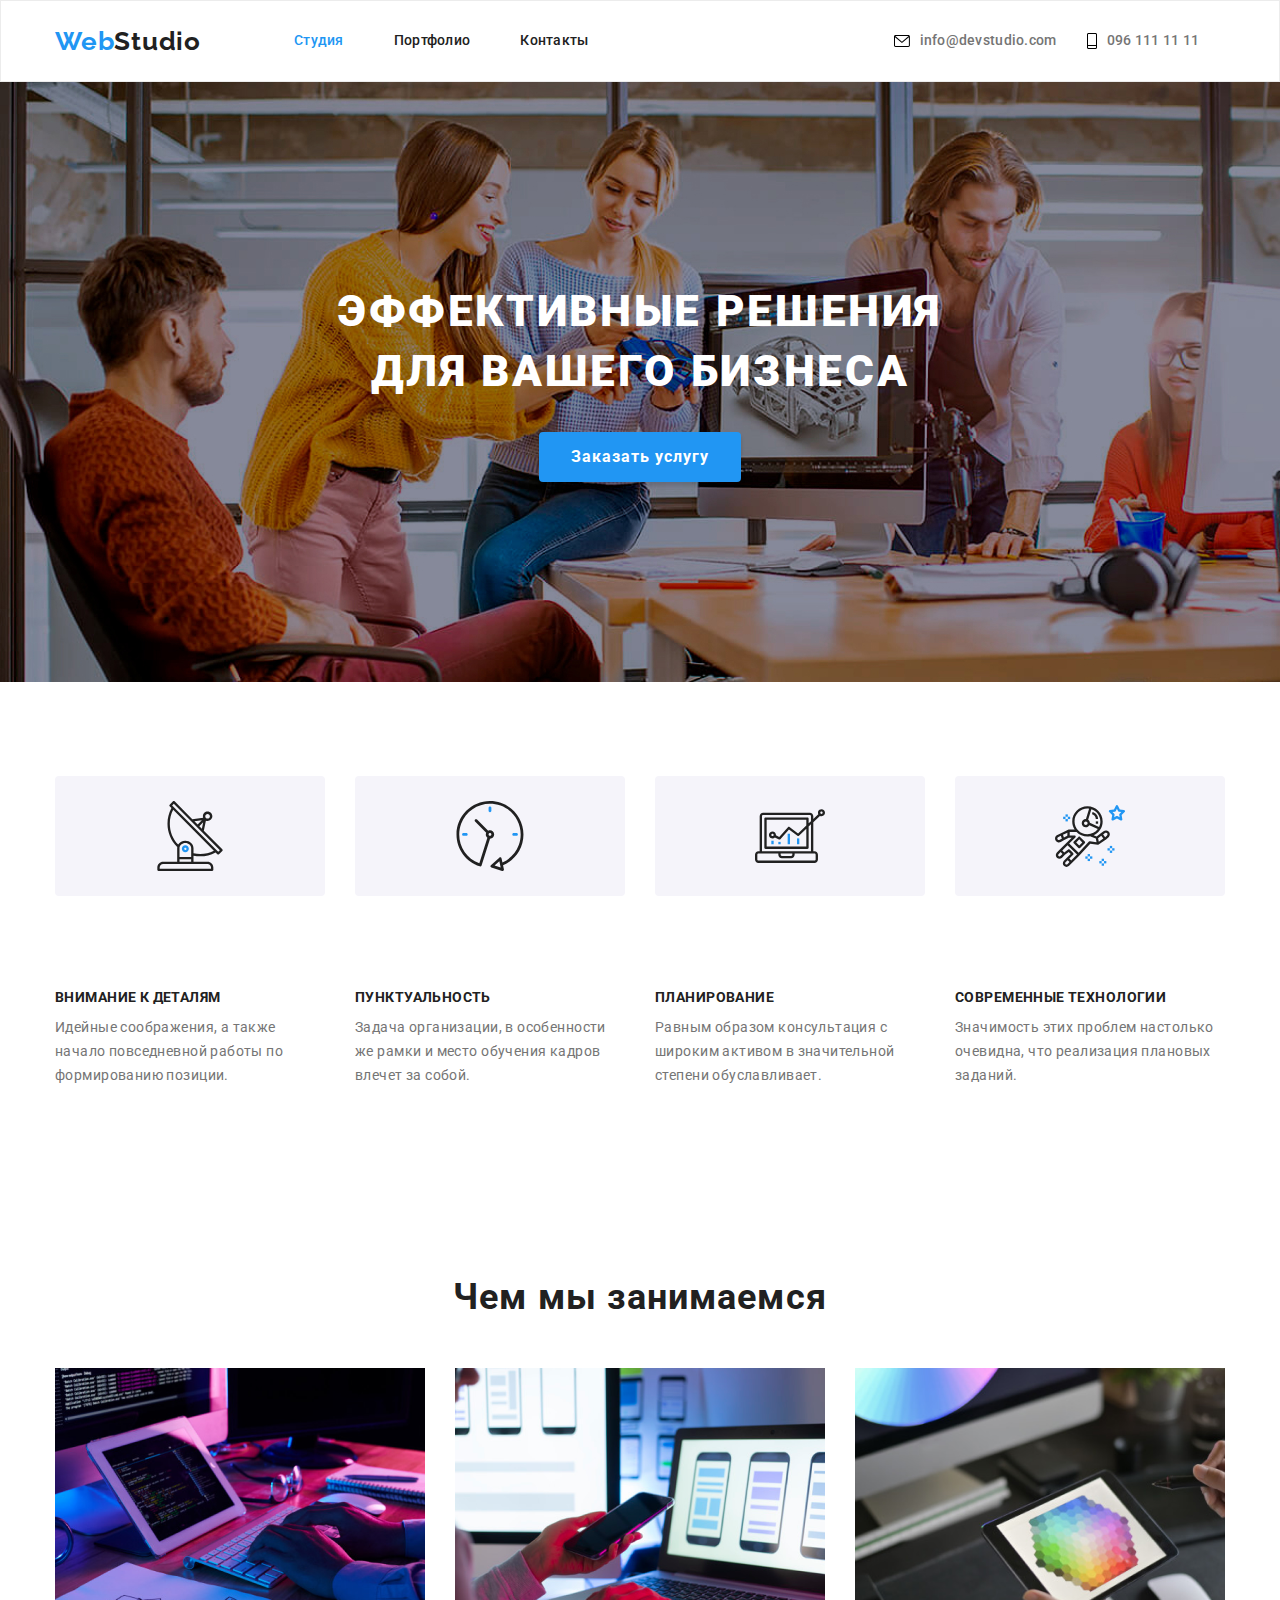
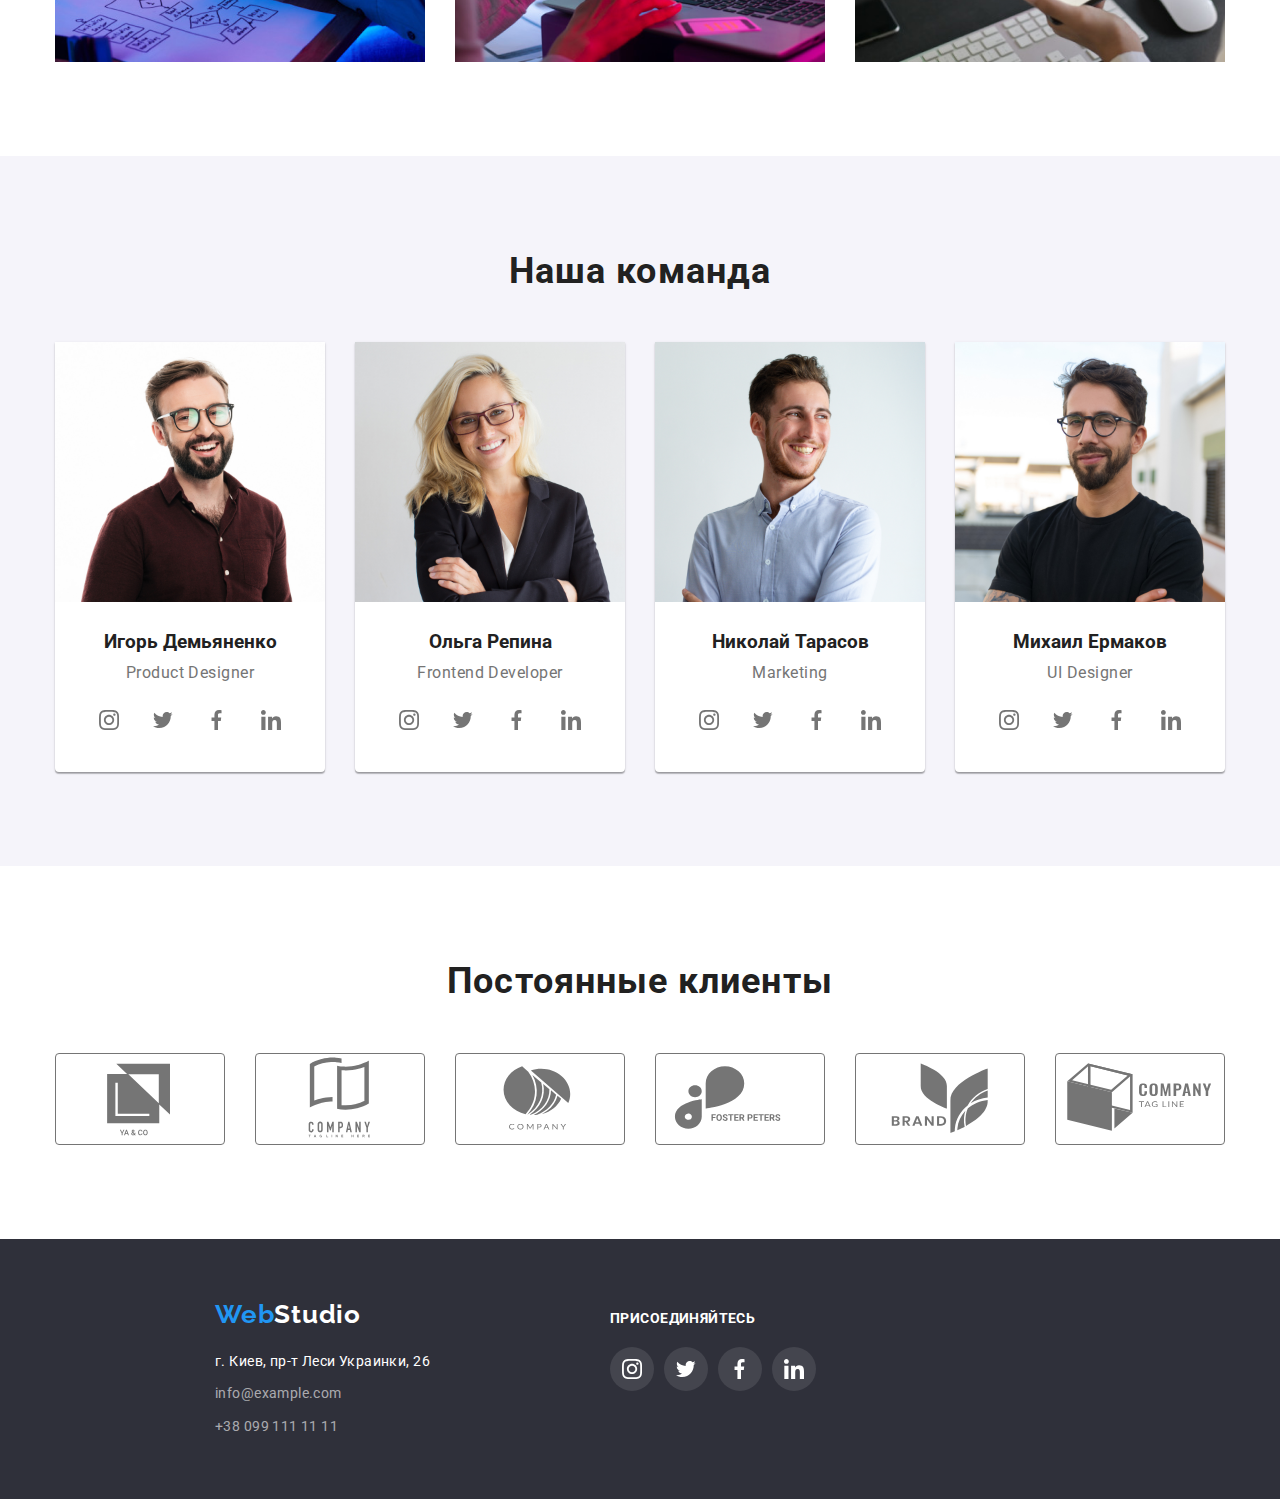
<file: index.html>
<!DOCTYPE html>
<html lang="ru">

<head>
    <meta charset="UTF-8">
    <meta http-equiv="X-UA-Compatible" content="IE=edge">
    <meta name="viewport" content="width=device-width, initial-scale=1.0">
    <title>Веб-студия</title>
   
<link rel="preconnect" href="https://fonts.googleapis.com">
<link rel="preconnect" href="https://fonts.gstatic.com" crossorigin>
<link href="https://fonts.googleapis.com/css2?family=Raleway:wght@700&family=Roboto:wght@400;500;700;900&display=swap" rel="stylesheet">
<link rel="stylesheet" href="https://cdnjs.cloudflare.com/ajax/libs/modern-normalize/1.1.0/modern-normalize.min.css">
<link rel="stylesheet" href="./css/styles.css">
</head>

<header class="page-header">
    <div class="container main-header">
    <!-- Хедер -->

    
        <a class="logo" href="./index.html">
            <span class="part-logo">Web</span>Studio
        </a>

<!-- Навигация -->

        <nav>
            <ul class="nav-list">
                <li class="nav-item"><a class="nav-link current" href="./index.html">Студия</a></li>
                <li class="nav-item"><a class="nav-link" href="./portfolio.html">Портфолио</a></li>
                <li class="nav-item"><a class="nav-link" href="">Контакты</a></li>
            </ul>
        </nav>

      
<!-- Контакты -->

<ul class="contacts">
    <li class="contact-item">
        <a class="contact-link link" href="mailto:info@devstudio.com">
         <svg class="contact-icon" width="16px" height="12px">
             <use href="./images/icons.svg#icon-envelope"></use>
         </svg>info@devstudio.com
        </a>
    </li>
    <li class="contact-item">
        <a class="contact-link link" href="tel:0961111111">
        <svg class="contact-icon" width="10px" height="16px">
            <use href="./images/icons.svg#icon-phone1"></use>
        </svg>096 111 11 11
        </a>
    </li>
   
</ul>
</div>
</header>
   
<!-- Main -->

    <main>
        <!-- Герой -->
      
        <section class="hero">
            <div class="container">
            <h1 class="hero-text">Эффективные решения для вашего бизнеса</h1>
            <button class="hero-button" type="button">Заказать услугу</button>
            </div>
        </section>
     
<!-- Особенности -->
<div>
    <ul class="feat">
    
        <li class="feat-item">
            <a class="feat-link" href="" target="_blank" rel="noopener noreferree">
                <svg class="feat-icon" width="65,32" height="70">
                    <use href="./images/icons.svg#icon-antenna1"></use>
                </svg>
    
            </a>
    
        </li>
        <li class="feat-item">
            <a class="feat-link" href="" target="_blank" rel="noopener noreferree">
                <svg class="feat-icon" width="65,32" height="70">
                    <use href="./images/icons.svg#icon-clock1"></use>
                </svg>
    
            </a>
    
        </li>
        <li class="feat-item">
            <a class="feat-link" href="" target="_blank" rel="noopener noreferree">
                <svg class="feat-icon" width="65,32" height="70">
                    <use href="./images/icons.svg#icon-diagram1"></use>
                </svg>
    
            </a>
    
        </li>
        <li class="feat-item">
            <a class="feat-link" href="" target="_blank" rel="noopener noreferree">
                <svg class="feat-icon" width="65,32" height="70">
                    <use href="./images/icons.svg#icon-astronaut1"></use>
                </svg>
    
            </a>
    
        </li>
        </ul>
</div>

        <section class="section">
            <div class="container">
            <h2 class="visually-hidden">Особенности</h2>

            
            <ul class="features">
                <li class="item">
                    <h3 class="features-point">Внимание к деталям</h3>
                    <p class="description">
                        Идейные соображения, а также начало повседневной работы по формированию позиции.
                    </p>
                </li>

                <li class="item">
                    <h3 class="features-point">Пунктуальность</h3>
                    <p class="description">
                        Задача организации, в особенности же рамки и место обучения кадров влечет за собой.
                    </p>
                </li>

                <li class="item">
                    <h3 class="features-point">Планирование</h3>
                    <p class="description">
                        Равным образом консультация с широким активом в значительной степени обуславливает.
                    </p>
                </li>

                <li class="item">
                    <h3 class="features-point">Современные технологии</h3>
                    <p class="description">
                        Значимость этих проблем настолько очевидна, что реализация плановых заданий.
                    </p>
                </li>
            </ul>

    </div>
    </section>
        <!-- Чем мы занимаемся -->
      
        <section class="section works">
            <div class="container">
            <h2 class="caption centered">Чем мы занимаемся</h2>
           <ul class="work">
               <li class="item">
                    <img src="./images/img.png" alt="Набор текста на клавиатуре" width="370" height="294">
                    
               </li>
               
                <li class="item">
                    <img src="./images/box2.png" alt="Монитор компьютера и экран телефона" width="370" height="294">

                </li>
                
                <li class="item">
                    <img src="./images/box3.png" alt="Цветовая гамма на планшете" width="370" height="294">

                </li>
               
           </ul>
               </div>
                </section>
        <!-- Наша команда -->
       
        <section class="section team">
            <div class="container">
            <h2 class="caption centered">Наша команда</h2>
            <ul class="team-list">
                <li class="item">
                    <img class="foto" src="./images/img.jpg" alt="фото специалиста" width="270" height="260">
                    <div class="foto-descr"><h3 class="team-member">Игорь Демьяненко</h3>
                    <p class="speciality" lang="en">Product Designer</p></div>
                    
                    <ul class="socials-list">

                        <li class="socials-item">
                            <a class="socials-link" href="" target="_blank" rel="noopener noreferree" aria-label="иконка Instagram">
                                <svg class="social-icon" width="20" height="20">
                                    <use href="./images/icons.svg#icon-instagram"></use>
                                </svg>

                            </a>

                        </li>

                        <li class="socials-item">
                            <a class="socials-link" href="" target="_blank" rel="noopener noreferree" aria-label="иконка Twitter">
                        <svg class="social-icon" width="20" height="20">
                            <use href="./images/icons.svg#icon-twetter"></use>
                        </svg>
                            </a>
                        
                        </li>

                        <li class="socials-item">
                            <a class="socials-link" href="" target="_blank" rel="noopener noreferree" aria-label="иконка Facebook">
                        <svg class="social-icon" width="20" height="20">
                            <use href="./images/icons.svg#icon-facebook"></use>
                        </svg>
                            </a>
                        
                        </li>

                        <li class="socials-item">
                            <a class="socials-link" href="" target="_blank" rel="noopener noreferree" aria-label="иконка Linkedin">
                        <svg class="social-icon" width="20" height="20">
                            <use href="./images/icons.svg#icon-linkedin"></use>
                        </svg>
                            </a>
                        
                        </li>
                    </ul>

                    
                </li>

                <li class="item">
                    <img class="foto" src="./images/img(1).jpg" alt="фото специалиста" width="270" height="260">
                    <div class="foto-descr"><h3 class="team-member">Ольга Репина</h3>
                    <p class="speciality" lang="en">Frontend Developer</p></div>
                    <ul class="socials-list">
                    
                        <li class="socials-item">
                            <a class="socials-link" href="" target="_blank" rel="noopener noreferree" aria-label="иконка Instagram">
                                <svg class="social-icon" width="20" height="20">
                                    <use href="./images/icons.svg#icon-instagram"></use>
                                </svg>
                    
                            </a>
                    
                        </li>
                    
                        <li class="socials-item">
                            <a class="socials-link" href="" target="_blank" rel="noopener noreferree" aria-label="иконка Twitter">
                                <svg class="social-icon" width="20" height="20">
                                    <use href="./images/icons.svg#icon-twetter"></use>
                                </svg>
                            </a>
                    
                        </li>
                    
                        <li class="socials-item">
                            <a class="socials-link" href="" target="_blank" rel="noopener noreferree" aria-label="иконка Facebook">
                                <svg class="social-icon" width="20" height="20">
                                    <use href="./images/icons.svg#icon-facebook"></use>
                                </svg>
                            </a>
                    
                        </li>
                    
                        <li class="socials-item">
                            <a class="socials-link" href="" target="_blank" rel="noopener noreferree" aria-label="иконка Linkedin">
                                <svg class="social-icon" width="20" height="20">
                                    <use href="./images/icons.svg#icon-linkedin"></use>
                                </svg>
                            </a>
                    
                        </li>
                    </ul>
                </li>
                <li class="item">
                    <img class="foto" src="./images/img(2).jpg" alt="фото специалиста" width="270" height="260">
                    <div class="foto-descr"><h3 class="team-member">Николай Тарасов</h3>
                    <p class="speciality" lang="en">Marketing</p></div>
                    <ul class="socials-list">
                    
                        <li class="socials-item">
                            <a class="socials-link" href="" target="_blank" rel="noopener noreferree" aria-label="иконка Instagram">
                                <svg class="social-icon" width="20" height="20">
                                    <use href="./images/icons.svg#icon-instagram"></use>
                                </svg>
                    
                            </a>
                    
                        </li>
                    
                        <li class="socials-item">
                            <a class="socials-link" href="" target="_blank" rel="noopener noreferree" aria-label="иконка Twitter">
                                <svg class="social-icon" width="20" height="20">
                                    <use href="./images/icons.svg#icon-twetter"></use>
                                </svg>
                            </a>
                    
                        </li>
                    
                        <li class="socials-item">
                            <a class="socials-link" href="" target="_blank" rel="noopener noreferree" aria-label="иконка Facebook">
                                <svg class="social-icon" width="20" height="20">
                                    <use href="./images/icons.svg#icon-facebook"></use>
                                </svg>
                            </a>
                    
                        </li>
                    
                        <li class="socials-item">
                            <a class="socials-link" href="" target="_blank" rel="noopener noreferree" aria-label="иконка Linkedin">
                                <svg class="social-icon" width="20" height="20">
                                    <use href="./images/icons.svg#icon-linkedin"></use>
                                </svg>
                            </a>
                    
                        </li>
                    </ul>
                </li>
                <li class="item">
                    <img class="foto" src="./images/img(3).jpg" alt="фото специалиста" width="270" height="260">
                    <div class="foto-descr"><h3 class="team-member">Михаил Ермаков</h3>
                    <p class="speciality" lang="en">UI Designer</p></div>
                    <ul class="socials-list">
                    
                        <li class="socials-item">
                            <a class="socials-link" href="" target="_blank" rel="noopener noreferree" aria-label="иконка Instagram">
                                <svg class="social-icon" width="20" height="20">
                                    <use href="./images/icons.svg#icon-instagram"></use>
                                </svg>
                    
                            </a>
                    
                        </li>
                    
                        <li class="socials-item">
                            <a class="socials-link" href="" target="_blank" rel="noopener noreferree" aria-label="иконка Twitter">
                                <svg class="social-icon" width="20" height="20">
                                    <use href="./images/icons.svg#icon-twetter"></use>
                                </svg>
                            </a>
                    
                        </li>
                    
                        <li class="socials-item">
                            <a class="socials-link" href="" target="_blank" rel="noopener noreferree" aria-label="иконка Facebook">
                                <svg class="social-icon" width="20" height="20">
                                    <use href="./images/icons.svg#icon-facebook"></use>
                                </svg>
                            </a>
                    
                        </li>
                    
                        <li class="socials-item">
                            <a class="socials-link" href="" target="_blank" rel="noopener noreferree" aria-label="иконка Linkedin">
                                <svg class="social-icon" width="20" height="20">
                                    <use href="./images/icons.svg#icon-linkedin"></use>
                                </svg>
                            </a>
                    
                        </li>
                    </ul>
                </li>
            </ul>
       
        </div>
        </section>


        <h2 class="client centered">Постоянные клиенты</h2>
        <ul class="clients">
        
            <li class="clients-item">
                <a class="clients-link" href="" target="_blank" rel="noopener noreferree">
                    <svg class="clients-icon" width="170" height="92">
                        <use href="./images/icons.svg#icon-logo6"></use>
                    </svg>
        
                </a>
        
            </li>
            <li class="clients-item">
                <a class="clients-link" href="" target="_blank" rel="noopener noreferree">
                    <svg class="clients-icon" width="170" height="92">
                        <use href="./images/icons.svg#icon-Logo1"></use>
                    </svg>
            
                </a>
            
            </li>
            <li class="clients-item">
                <a class="clients-link" href="" target="_blank" rel="noopener noreferree">
                    <svg class="clients-icon" width="170" height="92">
                        <use href="./images/icons.svg#icon-logo2"></use>
                    </svg>
            
                </a>
            
            </li>
            <li class="clients-item">
                <a class="clients-link" href="" target="_blank" rel="noopener noreferree">
                    <svg class="clients-icon" width="170" height="92">
                        <use href="./images/icons.svg#icon-logo3"></use>
                    </svg>
            
                </a>
            
            </li>
            <li class="clients-item">
                <a class="clients-link" href="" target="_blank" rel="noopener noreferree">
                    <svg class="clients-icon" width="170" height="92">
                        <use href="./images/icons.svg#icon-logo4"></use>
                    </svg>
            
                </a>
            
            </li>
            <li class="clients-item">
                <a class="clients-link" href="" target="_blank" rel="noopener noreferree">
                    <svg class="clients-icon" width="170" height="92">
                        <use href="./images/icons.svg#icon-logo5"></use>
                    </svg>
            
                </a>
            
            </li>
        </ul>

    </main>



<!-- Футер -->

    <footer  class="contacts-footer">
        <div class="container-footer">
            <div class="container-footer-address">
        <a class="logo-footer" href="./index.html">
            <span class="part-logo">Web</span><span class="studio-logo">Studio</span>
        </a>

        <address>
            <ul class="address">
                <li class="address-map">
             <a class="map" href="https://www.google.com.ua/maps/place/%D0%B1%D1%83%D0%BB.+%D0%9B%D0%B5%D1%81%D0%B8+%D0%A3%D0%BA%D1%80%D0%B0%D0%B8%D0%BD%D0%BA%D0%B8,+26,+%D0%9A%D0%B8%D0%B5%D0%B2,+02000/@50.4265841,30.5361971,17z/data=!3m1!4b1!4m5!3m4!1s0x40d4cf0e033ecbe9:0x57a4dffefec77da0!8m2!3d50.4265807!4d30.5383858?hl=ru">г. Киев, пр-т Леси Украинки, 26</a>
                </li>
                <li class="address-mail">
             <a class="contact-footer mail" href="mailto:info@example.com">info@example.com</a>
                </li>
                <li class="address-phone">
             <a class="contact-footer" href="tel:+380991111111">+38 099 111 11 11</a>
                </li>

            </ul>
         
        </address>
            </div>
</div>

<div class="attention-title">
    <div class="attention-title-list">
    <p class="attention">Присоединяйтесь</p>
    <ul class="attention-list">
    <li class="attention-item">
        <a class="attention-link" href="" target="_blank" rel="noopener noreferree" aria-label="иконка Instagram">
            <svg class="attention-icon" width="20" height="20">
                <use href="./images/icons.svg#icon-instagram"></use>
            </svg>
    
        </a>
    
    </li>
    
    <li class="attention-item">
        <a class="attention-link" href="" target="_blank" rel="noopener noreferree" aria-label="иконка Twitter">
            <svg class="attention-icon" width="20" height="20">
                <use href="./images/icons.svg#icon-twetter"></use>
            </svg>
        </a>
    
    </li>
    
    <li class="attention-item">
        <a class="attention-link" href="" target="_blank" rel="noopener noreferree" aria-label="иконка Facebook">
            <svg class="attention-icon" width="20" height="20">
                <use href="./images/icons.svg#icon-facebook"></use>
            </svg>
        </a>
    
    </li>
    
    <li class="attention-item">
        <a class="attention-link" href="" target="_blank" rel="noopener noreferree" aria-label="иконка Linkedin">
            <svg class="attention-icon" width="20" height="20">
                <use href="./images/icons.svg#icon-linkedin"></use>
            </svg>
        </a>
</li>
    </ul>
</div>
</div>
    </footer>

    
</body>


</html>
</file>
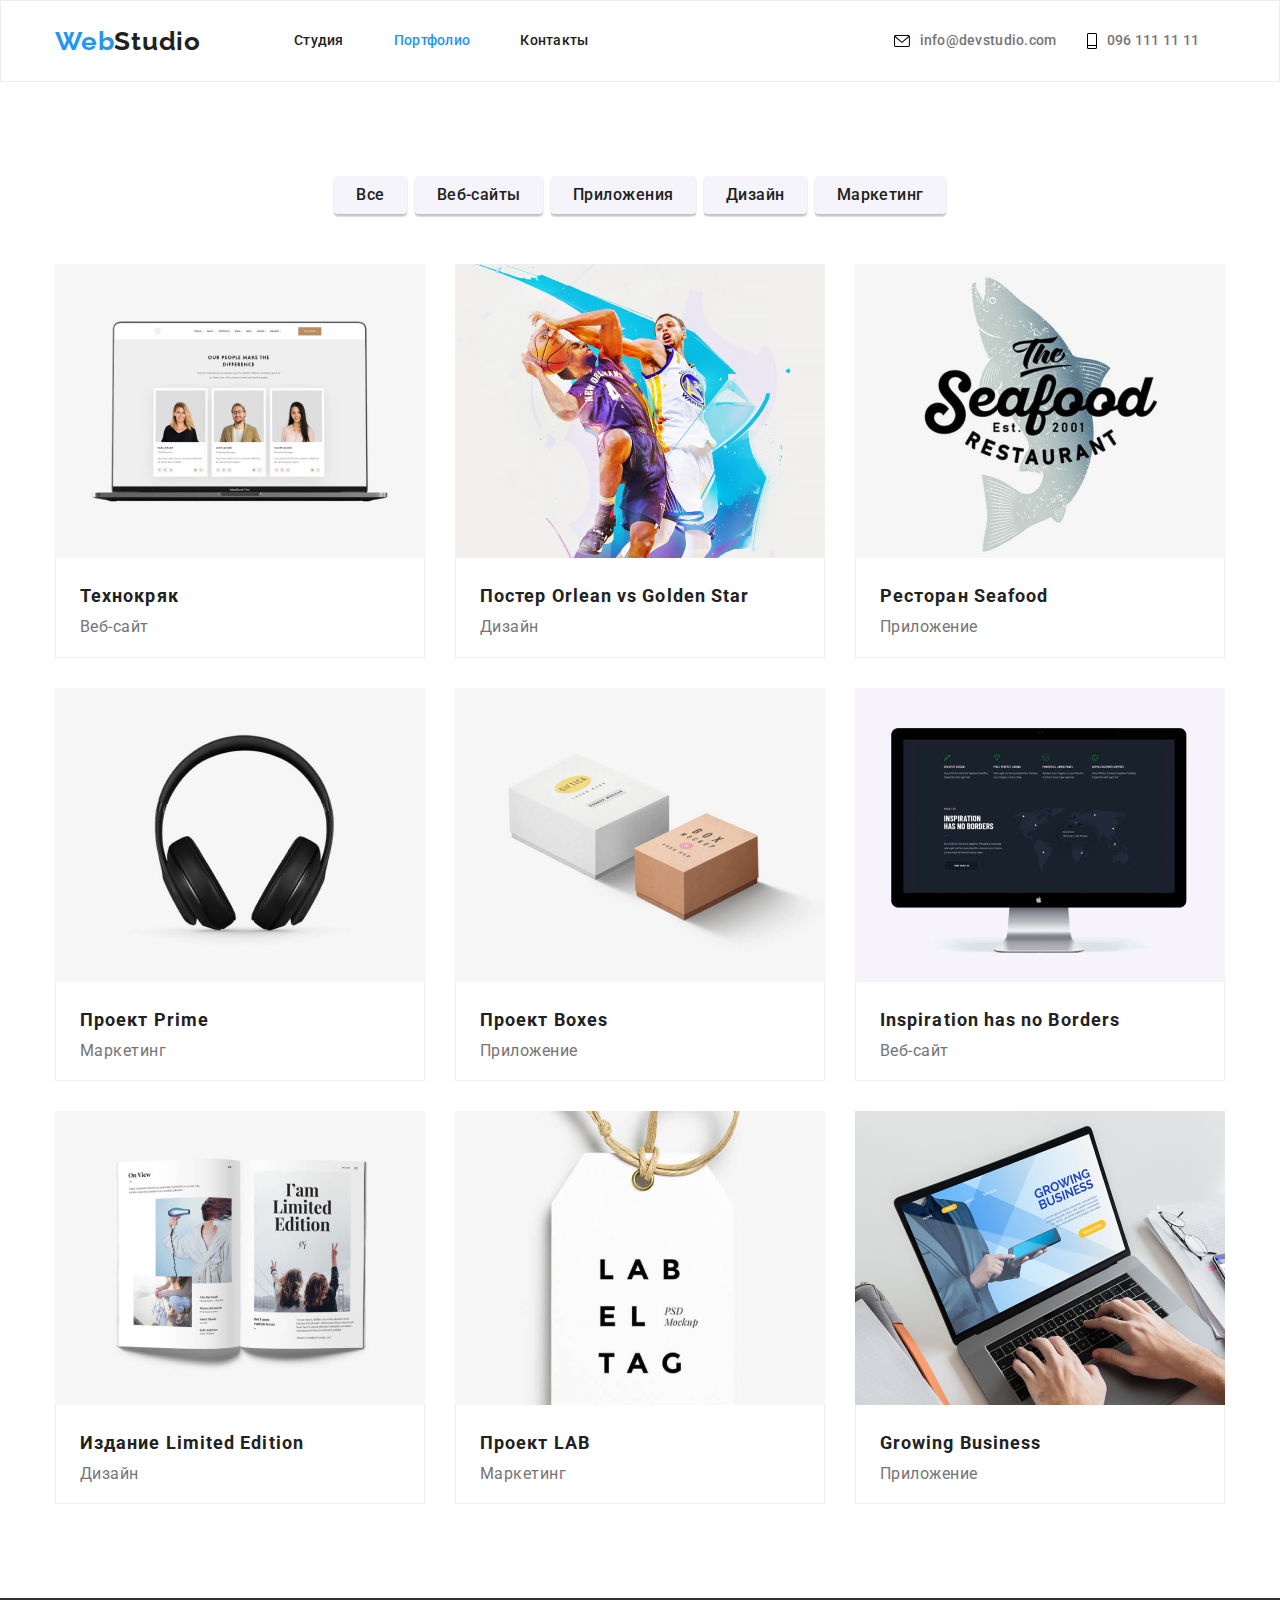
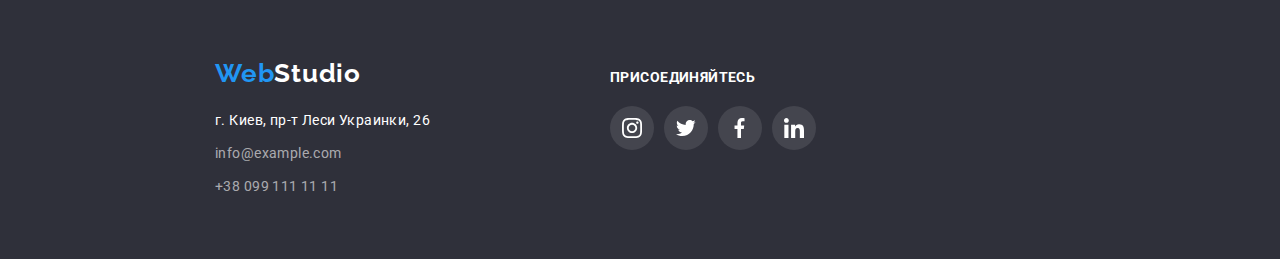
<file: portfolio.html>
<!DOCTYPE html>
<html lang="ru">
<head>
    <meta charset="UTF-8">
    <meta http-equiv="X-UA-Compatible" content="IE=edge">
    <meta name="viewport" content="width=device-width, initial-scale=1.0">
    <title>Портфолио</title>
    
  <link rel="preconnect" href="https://fonts.googleapis.com">
<link rel="preconnect" href="https://fonts.gstatic.com" crossorigin>
<link href="https://fonts.googleapis.com/css2?family=Raleway:wght@700&family=Roboto:wght@400;500;700;900&display=swap" rel="stylesheet">
<link rel="stylesheet" href="https://cdnjs.cloudflare.com/ajax/libs/modern-normalize/1.1.0/modern-normalize.min.css">
<link rel="stylesheet" href="./css/styles.css">
</head>

<body>
    <!-- Хедер -->
   
    <header class="page-portfolio">
    <div class="container main-header">
        <a class="logo" href="./index.html">
            <span class="part-logo">Web</span>Studio
        </a>
    
    <!-- Навигация -->
        <nav class="nav">
            <ul class="nav-list">
                <li class="nav-item"><a class="nav-link" href="./index.html">Студия</a></li>
                <li class="nav-item"><a class="nav-link current" href="./portfolio.html">Портфолио</a></li>
                <li class="nav-item"><a class="nav-link" href="/">Контакты</a></li>
            </ul>
        </nav>
        <!-- Контакты -->
    <ul class="contacts">
        <li class="contact-item">
            <a class="contact-link link" href="mailto:info@devstudio.com">
                <svg class="contact-icon" width="16px" height="12px">
                    <use href="./images/icons.svg#icon-envelope"></use>
                </svg>info@devstudio.com
            </a>
        </li>
        <li class="contact-item">
            <a class="contact-link link" href="tel:0961111111">
                <svg class="contact-icon" width="10px" height="16px">
                    <use href="./images/icons.svg#icon-phone1"></use>
                </svg>096 111 11 11
            </a>
        </li>
    
    </ul>
        
        </div>
        </header>
       
<!-- Main -->
        <main class="main-portfolio">
            <!-- Наши проекты -->
           
            <section class="section">
                <div class="container">
                    <h1 class="visually-hidden">Наши проекты</h1>
                <ul class="sorting-menu">
                    
                    <li class="item"> 
                        <button class="menu" type="button">Все</button>

                </li>
                
                <li class="item">
                        <button class="menu" type="button">Веб-сайты</button>
                    
                </li>
                
                <li class="item">
                        <button class="menu" type="button">Приложения</button>
                   
                </li>
                
                <li class="item">
                        <button class="menu" type="button">Дизайн</button>
                    
                </li>
                    <li class="item">
                   
                        <button class="menu" type="button">Маркетинг</button>
                    
                </li>
                </ul>
              
    
<!-- Примеры проектов -->

                <ul class="example">
                    <li class="item">
                        <img class="item-foto" src="./images/img1.jpg" alt="главная страница сайта" width="370" height="294">
                        <div class="text-content">
                           <h2 class="project">Технокряк</h2>
                           <p class="text">Веб-сайт</p>
                </div>
                    </li>
                    <li class="item">
                        <img class="item-foto" src="./images/img2.jpg" alt="два баскетболиста в игре" width="370" height="294">
                        <div class="text-content">

                        <h2 class="project">Постер <span lang="en">Orlean vs Golden Star</span></h2>
                        <p class="text">Дизайн</p>
                        </div>
                    </li>
                    <li class="item">
                        <img class="item-foto" src="./images/img3.jpg" alt="логотип ресторана" width="370" height="294">
                        <div class="text-content">
                             <h2 class="project">Ресторан <span lang="en">Seafood</span></h2>
                        <p class="text">Приложение</p>
                        </div>
                    </li>
                    <li class="item">
                        <img class="item-foto" src="./images/img4.jpg" alt="наушники" width="370" height="294">
                        <div class="text-content">
                        <h2 class="project">Проект <span lang="en">Prime</span></h2>
                        <p class="text">Маркетинг</p>
                        </div>
                    </li>
                    <li class="item">
                        <img class="item-foto" src="./images/img5.jpg" alt="две коробки" width="370" height="294">
                    <div class="text-content">
                        <h2 class="project">Проект <span lang="en">Boxes</span></h2>
                        <p class="text">Приложение</p>
                        </div>
                    </li>
                    <li class="item">
                        <img class="item-foto" src="./images/img6.jpg" alt="монитор экрана" width="370" height="294">
                        <div class="text-content">
                        <h2 class="project" lang="en">Inspiration has no Borders</h2>
                        <p class="text">Веб-сайт</p>
                        </div>
                    </li>
                    <li class="item">
                        <img class="item-foto" src="./images/img7.jpg" alt="разворот книги" width="370" height="294">
                    <div class="text-content">
                        <h2 class="project">Издание <span lang="en">Limited Edition</span></h2>
                        <p class="text">Дизайн</p>
                        </div>
                    </li>
                    <li class="item">
                        <img class="item-foto" src="./images/img8.jpg" alt="логотип фирмы" width="370" height="294">
                        <div class="text-content">
                        <h2 class="project">Проект <span lang="en">LAB</span></h2>
                        <p class="text">Маркетинг</p>
                        </div>

                    </li>
                    <li class="item">
                        <img class="item-foto" src="./images/img9.jpg" alt="набор текста на клавиатуре" width="370" height="294">
                        <div class="text-content">
                        <h2 class="project">Growing Business</h2>
                        <p class="text">Приложение</p>
                        </div>
                    
                    </li>
                </ul>
                </div>
            </section>
           
        </main>
<!-- Футер -->
<footer class="contacts-footer">
    <div class="container-footer">
        <div class="container-footer-address">
            <a class="logo-footer" href="./index.html">
                <span class="part-logo">Web</span><span class="studio-logo">Studio</span>
            </a>

            <address>
                <ul class="address">
                    <li class="address-map">
                        <a class="map"
                            href="https://www.google.com.ua/maps/place/%D0%B1%D1%83%D0%BB.+%D0%9B%D0%B5%D1%81%D0%B8+%D0%A3%D0%BA%D1%80%D0%B0%D0%B8%D0%BD%D0%BA%D0%B8,+26,+%D0%9A%D0%B8%D0%B5%D0%B2,+02000/@50.4265841,30.5361971,17z/data=!3m1!4b1!4m5!3m4!1s0x40d4cf0e033ecbe9:0x57a4dffefec77da0!8m2!3d50.4265807!4d30.5383858?hl=ru">г.
                            Киев, пр-т Леси Украинки, 26</a>
                    </li>
                    <li class="address-mail">
                        <a class="contact-footer mail" href="mailto:info@example.com">info@example.com</a>
                    </li>
                    <li class="address-phone">
                        <a class="contact-footer" href="tel:+380991111111">+38 099 111 11 11</a>
                    </li>

                </ul>

            </address>
        </div>
    </div>

    <div class="attention-title">
        <div class="attention-title-list">
            <p class="attention">Присоединяйтесь</p>
            <ul class="attention-list">
                <li class="attention-item">
                    <a class="attention-link" href="" target="_blank" rel="noopener noreferree"
                        aria-label="иконка Instagram">
                        <svg class="attention-icon" width="20" height="20">
                            <use href="./images/icons.svg#icon-instagram"></use>
                        </svg>

                    </a>

                </li>

                <li class="attention-item">
                    <a class="attention-link" href="" target="_blank" rel="noopener noreferree"
                        aria-label="иконка Twitter">
                        <svg class="attention-icon" width="20" height="20">
                            <use href="./images/icons.svg#icon-twetter"></use>
                        </svg>
                    </a>

                </li>

                <li class="attention-item">
                    <a class="attention-link" href="" target="_blank" rel="noopener noreferree"
                        aria-label="иконка Facebook">
                        <svg class="attention-icon" width="20" height="20">
                            <use href="./images/icons.svg#icon-facebook"></use>
                        </svg>
                    </a>

                </li>

                <li class="attention-item">
                    <a class="attention-link" href="" target="_blank" rel="noopener noreferree"
                        aria-label="иконка Linkedin">
                        <svg class="attention-icon" width="20" height="20">
                            <use href="./images/icons.svg#icon-linkedin"></use>
                        </svg>
                    </a>
                </li>
            </ul>
        </div>
    </div>
</footer>
        
</body>
</html>
</file>
<file: css/styles.css>
html {
    box-sizing: border-box;

}

*,
*::before,
*::after {
    box-sizing: inherit;
}
.container {
    width: 1200px;
    margin-left: auto;
    margin-right: auto;
    padding-left: 15px;
    padding-right: 15px;
    /* outline: 2px solid crimson; */
}

.page-header {
    /* background-color: aquamarine; */
    border: 1px solid #ECECEC;

}


:root {
 --main-color: #212121; 
 --secondary-color: #757575;
 --accent-color: #2196F3;
 --title-color: #FFFFFF; 
 --additional-color: rgba(255, 255, 255, 0.6);
 --background-color-menu: #F5F4FA;
 --background-color-basic: #2F303A;
 --background-main-btn: #188CE8;
 --border-heder-color:  #ECECEC;
}
   body {
    font-family: 'Roboto', sans-serif;
    color: var(--main-color);
}

   ul {
    list-style-type: none; 
    padding: 0px;
    margin: 0px;
}
h1,
h2,
h3,
h4,
h4,
h5,
h6,
p {
padding: 0px;
margin: 0px;  
}

img {
    display: block;
    max-width: 100%;
    height: auto;
}

.visually-hidden {
 position: absolute;
 clip: rect(0 0 0 0);
 width: 1px;
 height: 1px;
 margin: -1px;
}

/* Логотип */

.logo {
    font-family: 'Raleway', sans-serif;
    color: var(--main-color);
    font-size: 26px;
    font-weight: 700;
    text-decoration: none;
    line-height: 1.19;
    letter-spacing: 0.03em;
    margin-right: 93px;
 
   
}

.part-logo {
    color: var(--accent-color);
    font-weight: 700;
}

.nav-list {
    display: flex;
    margin-right: 305px;

}

.nav-link {
    display: block;
    color: currentColor;
    font-weight: 500;
    font-size: 14px;
    text-decoration: none;
    line-height: 1.14;
    letter-spacing: 0.02em;
    padding-top: 32px;
    padding-bottom: 32px;
 }
 
    .nav-list .nav-link { 
        /* margin-right: 50px; */
    /* background-color: tomato; */
    } 
    
    .nav-list .nav-item:not(:last-child) {
    margin-right: 50px;
    }
    
.nav-link:hover, .nav-link:focus {
    color: var(--accent-color);
}

.nav-link.current {
    color: var(--accent-color)
}

.contact-item {
    color: var(--secondary-color);
    font-weight: 500;
    font-size: 14px;
    text-decoration: none;
    line-height: 1.14;
    letter-spacing: 0.02em;
   
}

.contact-icon:hover,
.contact-icon:focus {
    color: var(--accent-color);
}

.contact-icon { 
    margin-right: 10px;

}
.contact-item:hover, .contact-item:focus {
    fill: var(--accent-color);
}

.contacts {
    display: flex;
    align-items: center;
  
}

.contact-item:not(:last-child) {
    margin-right: 30px;
}

.contact-link {
    display: flex;
    align-items: center;
}

.contact-link:hover {
    color: var(--accent-color);
}
.link {
    text-decoration: none;
    color: currentColor;
}


.contacts .item + .item {
    margin-left: 50px;
}

.address-map {
    margin-bottom: 9px;
    margin-top: 20px;
}
.address-mail {
    margin-bottom: 9px;
}


.main-header {
    display: flex;
    align-items: center;
  
}

.page-portfolio {
    border: 1px solid var(--border-heder-color);

}

.contact-footer {
    color: var(--additional-color);
    font-size: 14px;
    line-height: 1.71;
    letter-spacing: 0.03em;
    text-decoration: none;
    font-style: normal;
}

.logo-footer {
    font-family: 'Raleway', sans-serif;
    color: var(--main-color);
    font-size: 26px;
    font-weight: 700;
    text-decoration: none;
    line-height: 1.19;
    letter-spacing: 0.03em;
    margin-right: 93px;
    display: inline-block;

}

.attention {
    font-weight: 700;
    font-size: 14px;
    line-height: 1.14;
    letter-spacing: 0.03em;
    text-transform: uppercase;
    color: #ffffff;
    margin-bottom: 20px;
}

.attention-link {
    display: flex;
    justify-content: center;
    align-items: center;
    width: 44px;
    height: 44px;
    border-radius: 50%;
    background-color: rgba(255, 255, 255, 0.1);
    fill: #FFFFFF;

}

.attention-link:hover {
    background-color: #2196F3;
}

.attention-list {
    display: flex;
}

.attention-item:not(:last-child) {
    margin-right: 10px;
}

.mail {
    margin-bottom: 9px;
}

.contact-footer:hover,
.contact-footer:focus {
    color: var(--accent-color);
}

.studio-logo {
    color: var(--title-color);
}

.map {
    color: var(--title-color);
    font-size: 14px;
    line-height: 1.71;
    letter-spacing: 0.03em;
    text-decoration: none;
    font-style: normal;
     
}

.hero {
    
    margin-left: auto;
    margin-right: auto;
    padding-top: 200px;
    text-align: center;
    padding-bottom: 200px;
    height: 600px;
    max-width: 1600px;
    background-color: rgba(47, 48, 58, 0.4);
    background-image: url("../images/pic-hero.jpg");
   
}

.hero-text {
    color: var(--title-color);
    font-weight: 900;
    font-size: 44px;
    text-transform: uppercase;
    line-height: 1.36;
    letter-spacing: 0.06em;
    margin-left: auto;
    margin-right: auto;
    width: 696px;
    margin-bottom: 30px;
   
}
.hero-button {
    font-family: inherit;
    color: var(--title-color);
    background-color: var(--accent-color);
    font-weight: 700;
    font-size: 16px;
    cursor: pointer;
    line-height: 1.88;
    letter-spacing: 0.06em;
    border-radius: 4px;
    padding: 10px 32px;
    min-width: 200px;
    text-align: center;
    border: none;
    box-shadow: 0px 4px 4px rgba(0, 0, 0, 0.15);
}
.hero-button:hover,
.hero-button:focus {
background-color: var(--background-main-btn);
}

.features-point{
    font-weight: 700;
    font-size: 14px;
    text-transform: uppercase;
    line-height: 1.14;
    letter-spacing: 0.03em;
    margin-bottom: 10px;
}

.features {
    display: flex;
}

.features .item {
    width:calc((100% - 90px) / 4);
    margin-right: 30px;

}

.features .item:last-child {
    margin-right: 0px;
}

.description {
    color: var(--secondary-color);
    font-size: 14px;
    line-height: 1.71;
    letter-spacing: 0.03em; 
}

.work {
    display: flex;
}

.work .item {
    width: calc(100% - 60px) / 3;
    margin-right: 30px;
}

.work .item:last-child {
    margin-right: 0px;
}

.works {
    padding-top: 0px;
}

.section {
    padding-top: 94px;
    padding-bottom: 94px;
}

.caption.centered {
    text-align: center;
    margin-bottom: 50px;
}

.contacts-footer {
    padding-top: 60px;
    padding-bottom: 60px;
    background-color: var(--background-color-basic);
    display: flex;
    align-items: baseline;
}

.container-footer {
        display: flex;
        justify-content: flex-start;
        align-items: baseline;
        margin-right: 156px;
        margin-left: 215px;

}

.speciality {
    color: var(--secondary-color);
    font-size: 16px;
    line-height: 1.19;
    letter-spacing: 0.03em;
    margin-bottom: 16px;
}


.team-member{
    margin-bottom: 10px;
}

.foto-descr {
    padding-top: 30px;
   
}

.caption{
    font-weight: 700;
    font-size: 36px;
    line-height: 1.17;
    letter-spacing: 0.03em;
    margin-bottom: 50px;
}

.team-list {
    display: flex;
}

.team-list .item {
    width: calc((100% - 90px) / 4);
    margin-right: 30px;
    box-shadow: 0px 1px 3px rgba(0, 0, 0, 0.12), 0px 1px 1px rgba(0, 0, 0, 0.14), 0px 2px 1px rgba(0, 0, 0, 0.2);
    border-radius: 0px 0px 4px 4px;
    text-align: center;
    background-color: #FFFFFF;
}

.team-list .item:last-child {
    margin-right: 0px;
}

}
.team-member {
    font-weight: 500;
    font-size: 16px;
    line-height: 1.19;
    letter-spacing: 0.03em;
}

.team {
    background: var(--background-color-menu);
}

.project {
    font-weight: 700;
    font-size: 18px;
    font-weight: bold;
    line-height: 2;
    letter-spacing: 0.06em;
    margin-bottom: 4px;

}

.item-foto {
    /* padding-bottom: 20px; */
}

.example {
    display: flex;
    flex-wrap: wrap;
  
}

.example .item {
    width: calc((100% - 60px) / 3);
    margin-right: 30px;
    margin-bottom: 30px;
    
    box-sizing: border-box;
 
}
.text-content {
    padding-left: 24px; 
    padding-right: 24px;
    border-bottom:1px solid #EEEEEE; 
    border-left:1px solid #EEEEEE; 
    border-right: 1px solid #EEEEEE;
    padding-bottom: 20px;
    padding-top: 20px;
}

.example .item:nth-child(3n) {
    margin-right: 0;
}

.example .item:nth-last-child(-n + 3) {
    margin-bottom: 0px;
}

.item:hover {
    background: #FFFFFF;
    border: 1px solid #EEEEEE;
    box-shadow: 0px 1px 1px rgba(0, 0, 0, 0.12), 0px 4px 4px rgba(0, 0, 0, 0.06), 1px 4px 6px rgba(0, 0, 0, 0.16);
}
.text {
    color: var(--secondary-color);
    font-size: 16px;
    line-height: 1,88;
    letter-spacing: 0.03em;
  
}

.sorting-menu {
   display: flex;
   justify-content: center;
   margin-bottom: 50px;
}

.sorting-menu .item {
    box-shadow: 0px 3px 1px rgba(0, 0, 0, 0.1), 0px 1px 2px rgba(0, 0, 0, 0.08), 0px 2px 2px rgba(0, 0, 0, 0.12);
    border-radius: 4px;
    
}

.sorting-menu .item:not(:last-child) {
    margin-right: 8px;
}

.menu {
    color: var(--main-color);
    background-color: var(--background-color-menu);
    cursor: pointer;
    font-weight: 500;
    font-size: 16px;
    line-height: 1.64;
    letter-spacing: 0.03em;
    border: none;
    border-radius: 4px;
    padding: 6px 22px;
    display: inline-block;
    text-align: center;
    min-height: 38px;
}

.menu:hover, .menu:focus {
    color: var(--title-color);
    background-color: var(--accent-color);
}

.icon {
    width: 10px;
    height: 16px;
}
  
.socials-list {
    display: flex;
    justify-content: center;
    align-items: center;
    padding-bottom: 30px;
  
}

.socials-item:not(:last-child) {
    margin-right: 10px;
}
.socials-link {
    display: flex;
    justify-content: center;
    align-items: center;
    width: 44px;
    height: 44px;
    background-color: var(--title-color);
    border-radius: 50%;
}

.social-icon {
    fill:  var(--secondary-color);
}

.socials-link:hover .social-icon,
.socials-link:focus .social-icon {
    fill: var(--title-color);
}

.socials-link:hover {
    background-color: var(--accent-color);
}

.clients {
    display: flex;
    justify-content: center;
    align-items: center;
   
}

.clients-link {
    display: flex;
    justify-content: center;
    align-items: center;
    width: 170px;
    height: 92px;
    fill: var(--secondary-color);
    border: 1px solid var(--secondary-color);
    border-radius: 4px;
}
.clients-item:not(:last-child) {
    margin-right: 30px;
}

.client {
    font-weight: 700;
    font-size: 36px;
    line-height: 1.17;
    letter-spacing: 0.03em;
    margin-bottom: 50px;
    padding-top: 94px;
}

.client.centered {
    text-align: center;
    margin-bottom: 50px;
}
.clients-item {
    padding-bottom: 94px;
}

.clients-link:hover {
    border-color: var(--accent-color);
}

.clients-link:hover .clients-icon,
.clients-link:focus .clients-icon {
    fill: var(--accent-color);
}
.feat {
    display: flex;
    justify-content: center;
    align-items: center;
}

.feat-link {
        display: flex;
        justify-content: center;
        align-items: center;
        width: 270px;
        height: 120px;
        fill: var(--main-color);
        background: var(--background-color-menu);
        border-radius: 4px;
}
.feat-item:not(:last-child) {
       margin-right: 30px;
}

.feat-item {
      padding-top: 94px;
}

.attention {
        font-weight: 700;
        font-size: 14px;
        line-height: 1.14;
        letter-spacing: 0.03em;
        text-transform: uppercase;
        color: var(--title-color);
        margin-bottom: 20px;
}
.attention-link {
    display: flex;
        justify-content: center;
        align-items: center;
        width: 44px;
        height: 44px;
        border-radius: 50%;
        background-color: rgba(255, 255, 255, 0.1);
        fill: var(--title-color);
  
}

.attention-link:hover {
        background-color: var(--accent-color);
}

.attention-list {
        display: flex;
   
   
  
}
.attention-item:not(:last-child) {
        margin-right: 10px;
}
</file>
